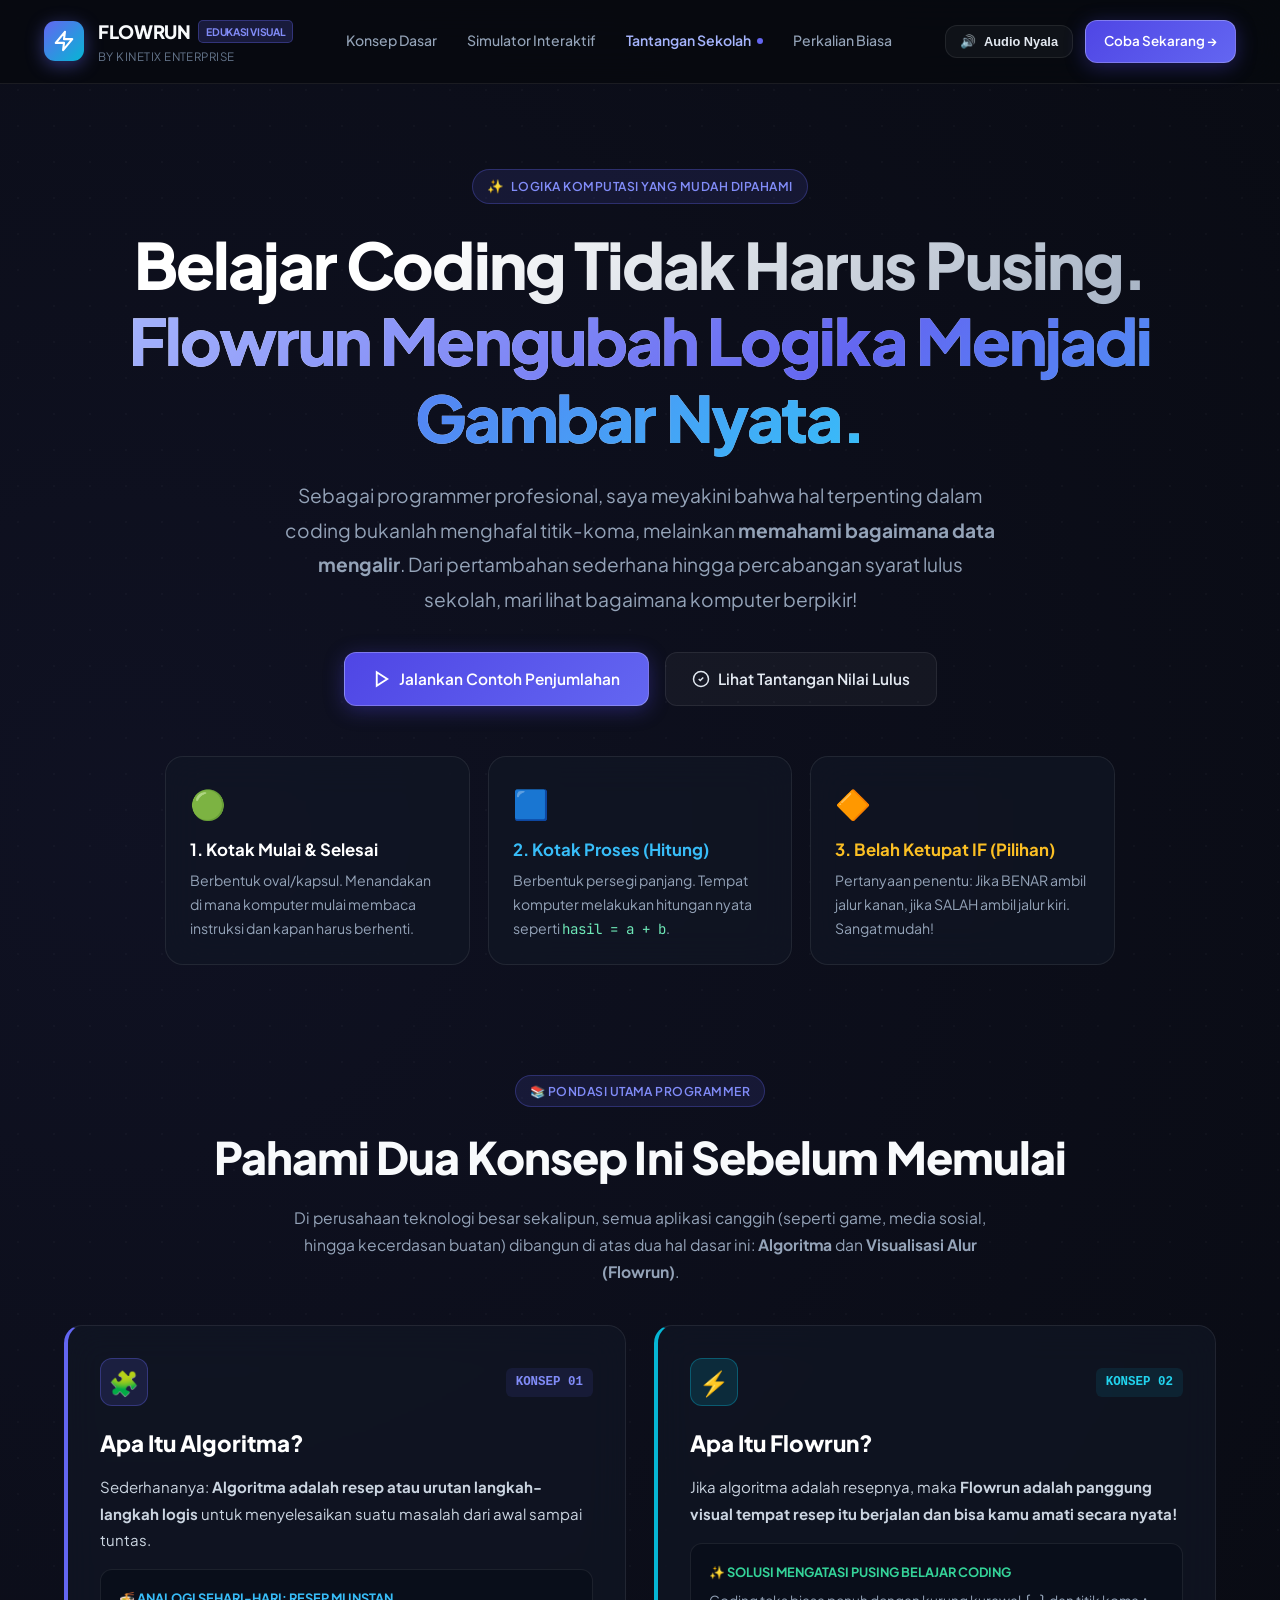
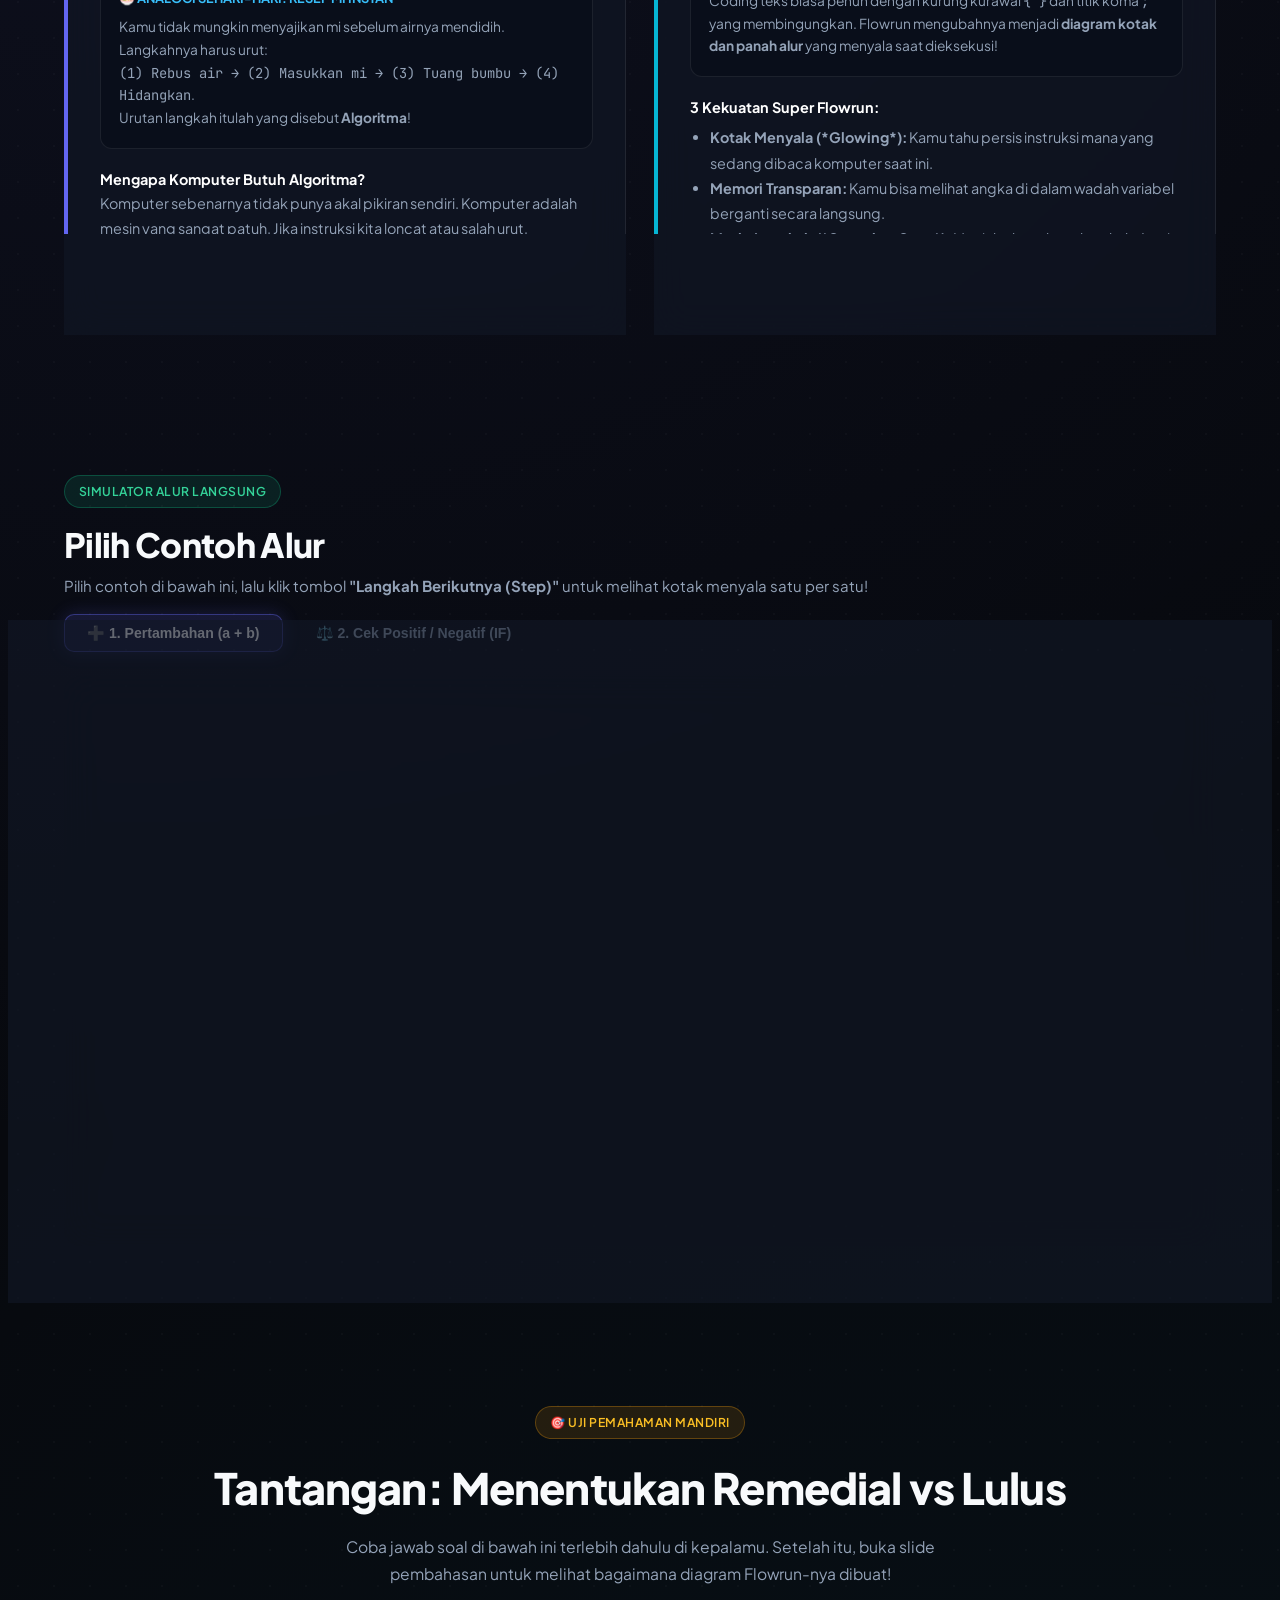
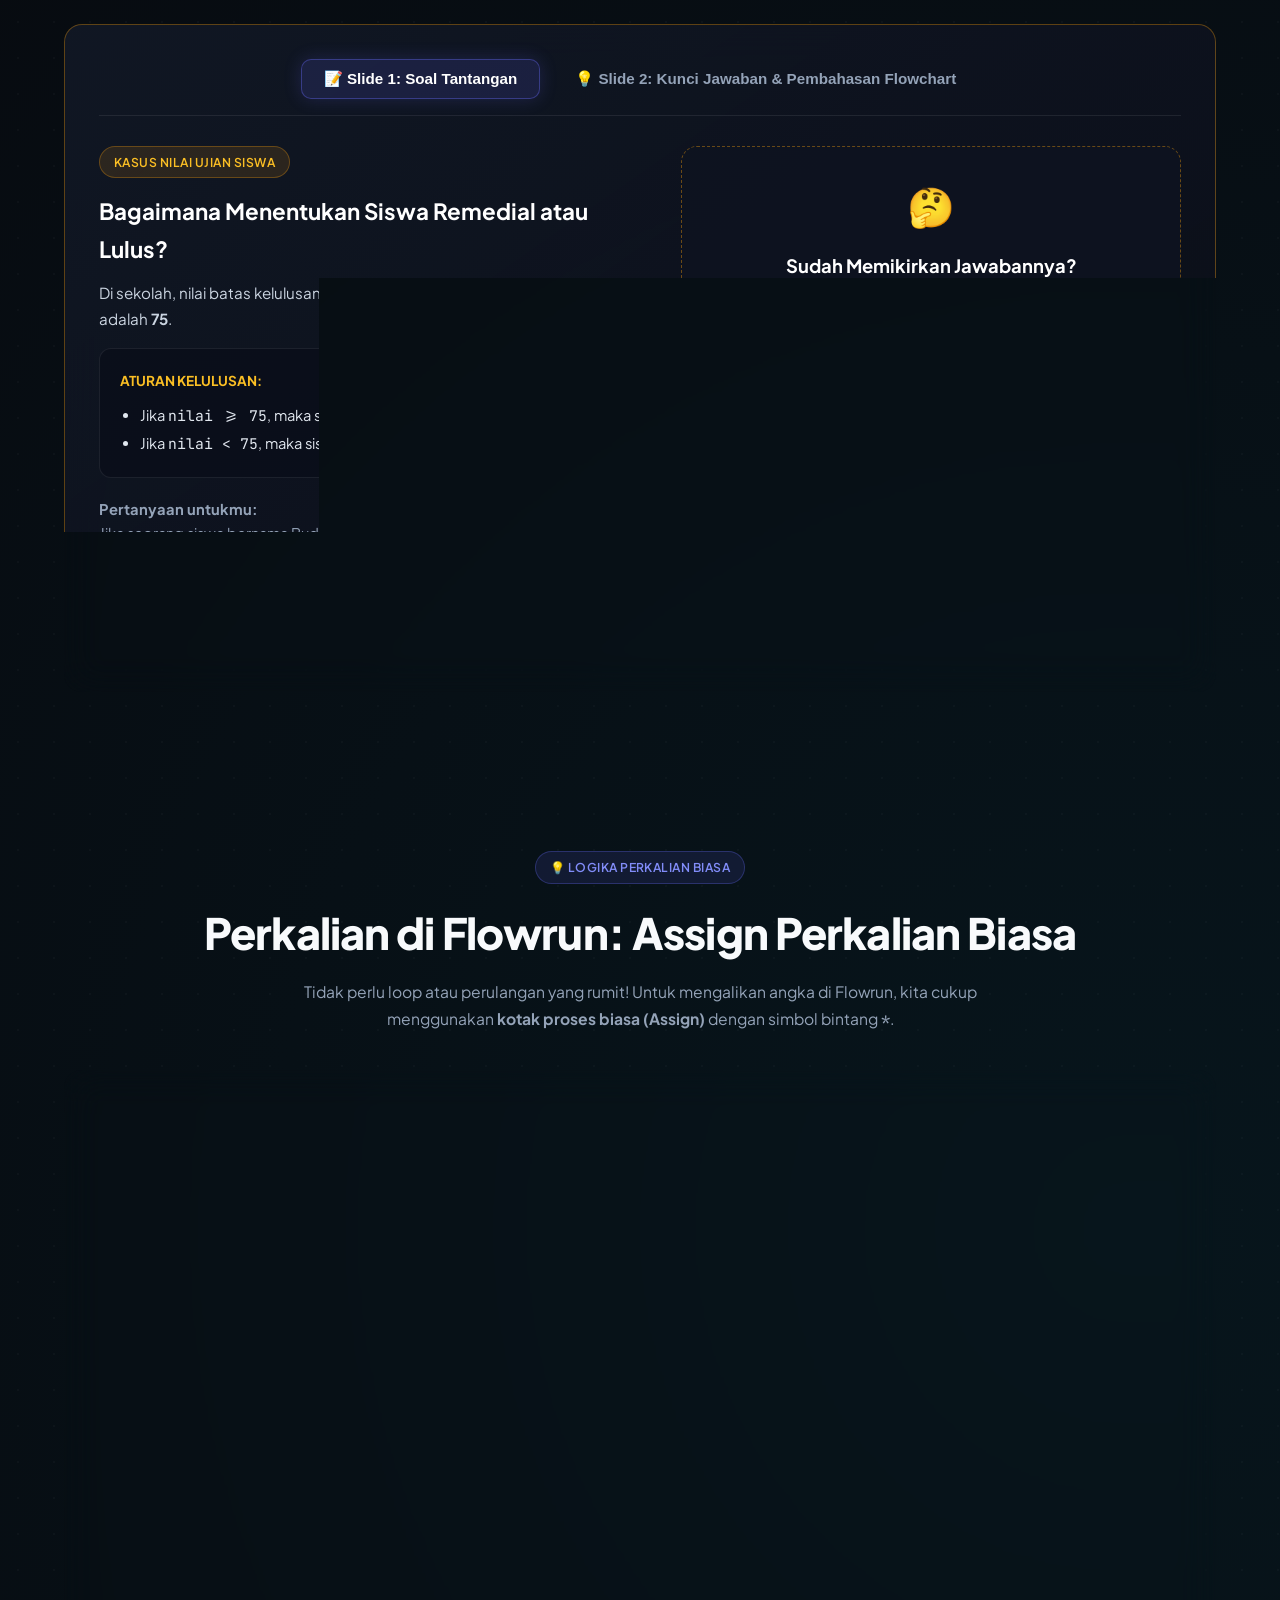
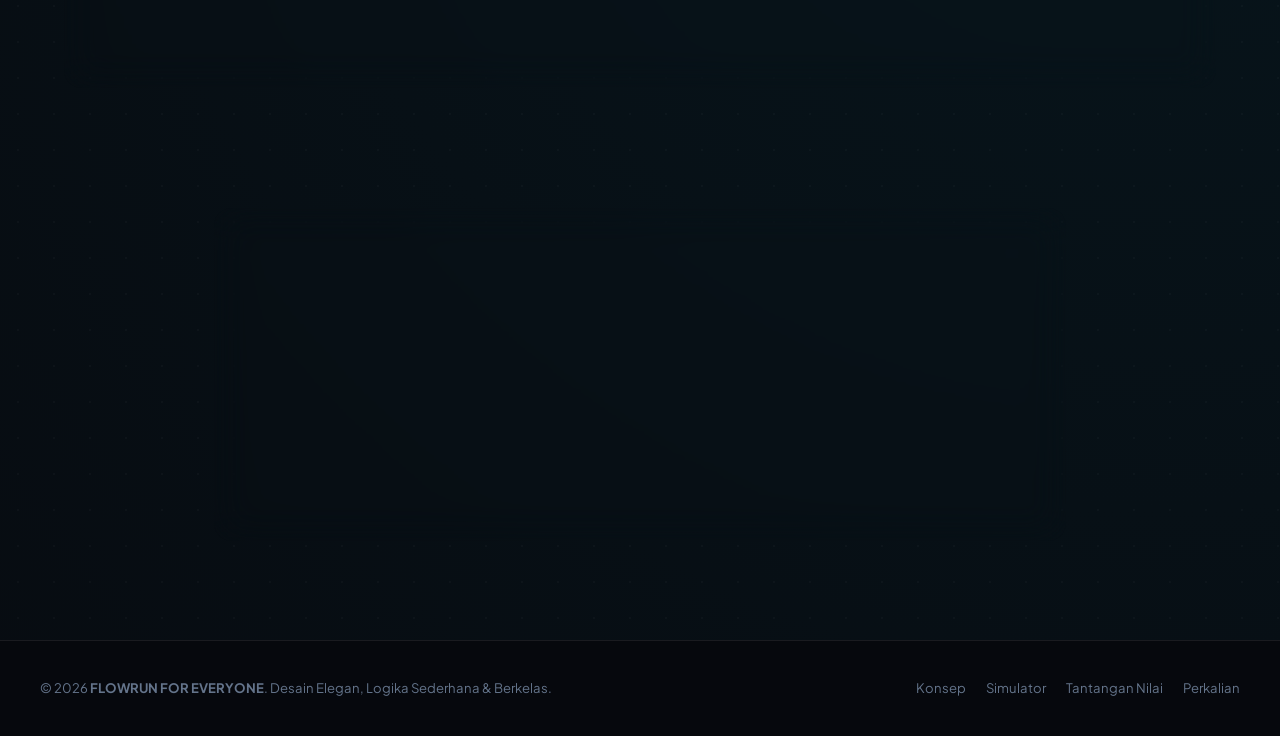
<file: index.html>
<!DOCTYPE html>
<html lang="id" class="dark">
<head>
  <meta charset="UTF-8" />
  <meta name="viewport" content="width=device-width, initial-scale=1.0" />
  <title>FLOWRUN &mdash; Logika Komputasi Visual yang Elegan &amp; Sederhana</title>
  
  <!-- Google Fonts: Plus Jakarta Sans & JetBrains Mono -->
  <link rel="preconnect" href="https://fonts.googleapis.com">
  <link rel="preconnect" href="https://fonts.gstatic.com" crossorigin>
  <link href="https://fonts.googleapis.com/css2?family=Plus+Jakarta+Sans:wght@300;400;500;600;700;800&family=JetBrains+Mono:wght@400;500;600;700&display=swap" rel="stylesheet">
  
  <style>
    :root {
      --bg-dark: #07090e;
      --bg-surface: #0e131f;
      --bg-card: rgba(18, 24, 38, 0.65);
      --border-subtle: rgba(255, 255, 255, 0.08);
      --border-accent: rgba(99, 102, 241, 0.35);
      --accent-indigo: #6366f1;
      --accent-cyan: #06b6d4;
      --accent-emerald: #10b981;
      --accent-rose: #f43f5e;
      --accent-amber: #f59e0b;
      --text-main: #f8fafc;
      --text-muted: #94a3b8;
      --text-dim: #64748b;
    }

    * {
      box-sizing: border-box;
      margin: 0;
      padding: 0;
    }

    html {
      scroll-behavior: smooth;
    }

    body {
      background-color: var(--bg-dark);
      color: var(--text-main);
      font-family: 'Plus Jakarta Sans', -apple-system, BlinkMacSystemFont, 'Segoe UI', Roboto, sans-serif;
      overflow-x: hidden;
      line-height: 1.7;
      -webkit-font-smoothing: antialiased;
      background-image: 
        radial-gradient(circle at 10% 15%, rgba(99, 102, 241, 0.09) 0%, transparent 40%),
        radial-gradient(circle at 90% 80%, rgba(6, 182, 212, 0.07) 0%, transparent 45%),
        radial-gradient(rgba(255, 255, 255, 0.025) 1px, transparent 1px);
      background-size: 100% 100%, 100% 100%, 36px 36px;
    }

    code, pre, .font-mono {
      font-family: 'JetBrains Mono', Consolas, monospace;
    }

    /* ========================================================================== */
    /* ANIMASI MUNCUL PERLAHAN (FADE IN UP STAGGER) */
    /* ========================================================================== */
    @keyframes fadeInUp {
      0% {
        opacity: 0;
        transform: translateY(24px);
      }
      100% {
        opacity: 1;
        transform: translateY(0);
      }
    }

    .reveal-1 { animation: fadeInUp 0.9s cubic-bezier(0.16, 1, 0.3, 1) 0.1s both; }
    .reveal-2 { animation: fadeInUp 0.9s cubic-bezier(0.16, 1, 0.3, 1) 0.25s both; }
    .reveal-3 { animation: fadeInUp 0.9s cubic-bezier(0.16, 1, 0.3, 1) 0.4s both; }
    .reveal-4 { animation: fadeInUp 0.9s cubic-bezier(0.16, 1, 0.3, 1) 0.55s both; }

    /* ========================================================================== */
    /* KARTU GLASSMORPHISM & EFEK HOVER MEWAH */
    /* ========================================================================== */
    .glass-card {
      background: var(--bg-card);
      backdrop-filter: blur(18px);
      -webkit-backdrop-filter: blur(18px);
      border: 1px solid var(--border-subtle);
      border-radius: 18px;
      transition: transform 0.35s cubic-bezier(0.16, 1, 0.3, 1),
                  border-color 0.35s ease,
                  box-shadow 0.35s ease;
      position: relative;
    }
    
    .glass-card:hover {
      transform: translateY(-4px);
      border-color: rgba(255, 255, 255, 0.18);
      box-shadow: 0 16px 35px -10px rgba(0, 0, 0, 0.4), 0 0 25px -8px rgba(99, 102, 241, 0.2);
    }

    .glow-indigo {
      box-shadow: 0 0 45px -12px rgba(99, 102, 241, 0.3);
    }
    .glow-emerald {
      box-shadow: 0 0 40px -10px rgba(16, 185, 129, 0.3);
    }

    /* Gradient Text */
    .text-gradient {
      background: linear-gradient(135deg, #ffffff 25%, #94a3b8 100%);
      -webkit-background-clip: text;
      -webkit-text-fill-color: transparent;
    }
    .text-gradient-indigo {
      background: linear-gradient(135deg, #a5b4fc 0%, #6366f1 50%, #38bdf8 100%);
      -webkit-background-clip: text;
      -webkit-text-fill-color: transparent;
    }
    .text-gradient-emerald {
      background: linear-gradient(135deg, #6ee7b7 0%, #10b981 100%);
      -webkit-background-clip: text;
      -webkit-text-fill-color: transparent;
    }

    /* Buttons */
    .btn {
      display: inline-flex;
      align-items: center;
      justify-content: center;
      gap: 8px;
      padding: 10px 22px;
      border-radius: 12px;
      font-weight: 600;
      font-size: 0.92rem;
      cursor: pointer;
      transition: all 0.25s cubic-bezier(0.16, 1, 0.3, 1);
      text-decoration: none;
      outline: none;
    }
    .btn-primary {
      background: linear-gradient(135deg, #4f46e5, #6366f1);
      color: #ffffff;
      border: 1px solid rgba(255, 255, 255, 0.25);
      box-shadow: 0 4px 20px rgba(79, 70, 229, 0.35);
    }
    .btn-primary:hover {
      transform: translateY(-2px);
      box-shadow: 0 8px 30px rgba(79, 70, 229, 0.5);
      background: linear-gradient(135deg, #4338ca, #4f46e5);
    }
    .btn-primary:active {
      transform: translateY(0);
    }
    .btn-secondary {
      background: rgba(255, 255, 255, 0.04);
      color: #e2e8f0;
      border: 1px solid var(--border-subtle);
    }
    .btn-secondary:hover {
      background: rgba(255, 255, 255, 0.08);
      border-color: rgba(255, 255, 255, 0.22);
      transform: translateY(-2px);
    }

    /* Pill Badges */
    .pill {
      display: inline-flex;
      align-items: center;
      gap: 6px;
      padding: 5px 14px;
      border-radius: 9999px;
      font-size: 0.76rem;
      font-weight: 600;
      letter-spacing: 0.04em;
      text-transform: uppercase;
      border: 1px solid var(--border-subtle);
    }
    .pill-indigo {
      background: rgba(99, 102, 241, 0.12);
      color: #818cf8;
      border-color: rgba(99, 102, 241, 0.3);
    }
    .pill-emerald {
      background: rgba(16, 185, 129, 0.12);
      color: #34d399;
      border-color: rgba(16, 185, 129, 0.3);
    }
    .pill-amber {
      background: rgba(245, 158, 11, 0.12);
      color: #fbbf24;
      border-color: rgba(245, 158, 11, 0.3);
    }

    /* Navigation */
    nav {
      position: sticky;
      top: 0;
      z-index: 100;
      backdrop-filter: blur(20px);
      -webkit-backdrop-filter: blur(20px);
      background: rgba(7, 9, 14, 0.8);
      border-bottom: 1px solid var(--border-subtle);
    }

    /* SVG Node Highlighting */
    .flow-node {
      transition: all 0.35s cubic-bezier(0.16, 1, 0.3, 1);
      cursor: pointer;
    }
    .flow-node:hover rect,
    .flow-node:hover polygon {
      stroke: #818cf8 !important;
      stroke-width: 2px !important;
    }
    .flow-node.active-node rect,
    .flow-node.active-node polygon {
      stroke: #38bdf8 !important;
      stroke-width: 2.8px !important;
      filter: drop-shadow(0 0 14px rgba(56, 189, 248, 0.7));
    }
    .flow-node.active-node text {
      font-weight: 700;
      fill: #ffffff !important;
    }
    .flow-node.success-node rect,
    .flow-node.success-node polygon {
      stroke: #10b981 !important;
      stroke-width: 2.8px !important;
      filter: drop-shadow(0 0 16px rgba(16, 185, 129, 0.8));
    }

    /* Tab switcher for Challenge slides */
    .slide-tab {
      display: inline-flex;
      align-items: center;
      gap: 8px;
      padding: 10px 22px;
      border-radius: 10px;
      font-size: 0.88rem;
      font-weight: 600;
      cursor: pointer;
      transition: all 0.25s ease;
      color: var(--text-muted);
      border: 1px solid transparent;
      background: transparent;
    }
    .slide-tab:hover {
      color: #fff;
      background: rgba(255, 255, 255, 0.04);
    }
    .slide-tab.active {
      color: #fff;
      background: rgba(99, 102, 241, 0.15);
      border-color: rgba(99, 102, 241, 0.4);
      box-shadow: 0 0 18px rgba(99, 102, 241, 0.2);
    }

    /* Variable pulse update */
    .val-updated {
      animation: flashVal 0.75s ease-out;
    }
    @keyframes flashVal {
      0% {
        background-color: rgba(16, 185, 129, 0.4);
        color: #6ee7b7;
      }
      100% {
        background-color: transparent;
      }
    }

    /* Custom Scrollbar */
    ::-webkit-scrollbar {
      width: 8px;
      height: 8px;
    }
    ::-webkit-scrollbar-track {
      background: #080b12;
    }
    ::-webkit-scrollbar-thumb {
      background: #1e293b;
      border-radius: 4px;
    }
    ::-webkit-scrollbar-thumb:hover {
      background: #334155;
    }
  </style>
</head>
<body>

  <!-- NAVIGATION -->
  <nav>
    <div style="max-width: 1240px; margin: 0 auto; padding: 16px 24px; display: flex; align-items: center; justify-content: space-between;">
      
      <!-- Brand & Founder Badge -->
      <div style="display: flex; align-items: center; gap: 14px;">
        <div style="width: 40px; height: 40px; border-radius: 11px; background: linear-gradient(135deg, #6366f1, #06b6d4); display: flex; align-items: center; justify-content: center; box-shadow: 0 4px 18px rgba(99, 102, 241, 0.45);">
          <svg width="22" height="22" viewBox="0 0 24 24" fill="none" stroke="#ffffff" stroke-width="2.3" stroke-linecap="round" stroke-linejoin="round">
            <polyline points="13 2 3 14 12 14 11 22 21 10 12 10 13 2"></polyline>
          </svg>
        </div>
        <div>
          <div style="font-weight: 800; font-size: 1.15rem; letter-spacing: -0.02em; display: flex; align-items: center; gap: 8px;">
            <span>FLOWRUN</span>
            <span style="font-size: 0.65rem; padding: 2px 7px; border-radius: 5px; background: rgba(99, 102, 241, 0.2); color: #818cf8; border: 1px solid rgba(99, 102, 241, 0.35); font-weight: 700;">EDUKASI VISUAL</span>
          </div>
          <div style="font-size: 0.72rem; color: var(--text-dim); letter-spacing: 0.04em;">BY KINETIX ENTERPRISE</div>
        </div>
      </div>

      <!-- Nav Links -->
      <div style="display: flex; align-items: center; gap: 30px;" class="desktop-nav">
        <a href="#pengenalan" style="color: var(--text-muted); text-decoration: none; font-size: 0.88rem; font-weight: 500; transition: color 0.2s;">Konsep Dasar</a>
        <a href="#simulator" style="color: var(--text-muted); text-decoration: none; font-size: 0.88rem; font-weight: 500; transition: color 0.2s;">Simulator Interaktif</a>
        <a href="#tantangan" style="color: #a5b4fc; text-decoration: none; font-size: 0.88rem; font-weight: 600; display: flex; align-items: center; gap: 6px;">
          <span>Tantangan Sekolah</span>
          <span style="width: 6px; height: 6px; border-radius: 50%; background: #6366f1;"></span>
        </a>
        <a href="#perkalian" style="color: var(--text-muted); text-decoration: none; font-size: 0.88rem; font-weight: 500; transition: color 0.2s;">Perkalian Biasa</a>
      </div>

      <!-- Action -->
      <div style="display: flex; align-items: center; gap: 12px;">
        <button id="soundToggleBtn" class="btn btn-secondary" style="padding: 8px 14px; font-size: 0.8rem;" title="Audio Suara Taktil">
          <span id="soundIcon">🔊</span>
          <span id="soundLabel">Audio Nyala</span>
        </button>
        <a href="#simulator" class="btn btn-primary" style="font-size: 0.84rem; padding: 9px 18px;">
          Coba Sekarang &rarr;
        </a>
      </div>

    </div>
  </nav>

  <!-- HERO SECTION -->
  <header style="max-width: 1100px; margin: 0 auto; padding: 85px 24px 50px; text-align: center; position: relative;">
    
    <div class="reveal-1" style="display: inline-flex; margin-bottom: 22px;">
      <div class="pill pill-indigo">
        <span style="font-size: 1.1em;">✨</span> Logika Komputasi yang Mudah Dipahami
      </div>
    </div>
    
    <h1 class="reveal-2 text-gradient" style="font-size: clamp(2.3rem, 5vw, 4.1rem); font-weight: 800; line-height: 1.2; letter-spacing: -0.03em; margin-bottom: 22px;">
      Belajar Coding Tidak Harus Pusing.<br />
      <span class="text-gradient-indigo">Flowrun Mengubah Logika Menjadi Gambar Nyata.</span>
    </h1>

    <p class="reveal-3" style="max-width: 720px; margin: 0 auto 36px; font-size: clamp(1rem, 1.8vw, 1.2rem); color: var(--text-muted); font-weight: 400; line-height: 1.8;">
      Sebagai programmer profesional, saya meyakini bahwa hal terpenting dalam coding bukanlah menghafal titik-koma, melainkan <strong>memahami bagaimana data mengalir</strong>. Dari pertambahan sederhana hingga percabangan syarat lulus sekolah, mari lihat bagaimana komputer berpikir!
    </p>

    <div class="reveal-4" style="display: flex; justify-content: center; align-items: center; gap: 16px; flex-wrap: wrap; margin-bottom: 50px;">
      <a href="#simulator" class="btn btn-primary" style="padding: 13px 28px; font-size: 0.96rem;">
        <svg width="18" height="18" viewBox="0 0 24 24" fill="none" stroke="currentColor" stroke-width="2.5"><polygon points="5 3 19 12 5 21 5 3"></polygon></svg>
        Jalankan Contoh Penjumlahan
      </a>
      <a href="#tantangan" class="btn btn-secondary" style="padding: 13px 26px; font-size: 0.96rem;">
        <svg width="18" height="18" viewBox="0 0 24 24" fill="none" stroke="currentColor" stroke-width="2"><circle cx="12" cy="12" r="10"></circle><path d="m9 12 2 2 4-4"></path></svg>
        Lihat Tantangan Nilai Lulus
      </a>
    </div>

    <!-- 3 Simple Pillars -->
    <div class="reveal-4" style="display: grid; grid-template-columns: repeat(auto-fit, minmax(260px, 1fr)); gap: 18px; max-width: 950px; margin: 0 auto; text-align: left;">
      <div class="glass-card" style="padding: 22px 24px;">
        <div style="font-size: 1.8rem; margin-bottom: 8px;">🟢</div>
        <div style="font-weight: 700; font-size: 1.05rem; color: #fff;">1. Kotak Mulai &amp; Selesai</div>
        <div style="font-size: 0.88rem; color: var(--text-muted); margin-top: 4px;">Berbentuk oval/kapsul. Menandakan di mana komputer mulai membaca instruksi dan kapan harus berhenti.</div>
      </div>
      <div class="glass-card" style="padding: 22px 24px;">
        <div style="font-size: 1.8rem; margin-bottom: 8px;">🟦</div>
        <div style="font-weight: 700; font-size: 1.05rem; color: #38bdf8;">2. Kotak Proses (Hitung)</div>
        <div style="font-size: 0.88rem; color: var(--text-muted); margin-top: 4px;">Berbentuk persegi panjang. Tempat komputer melakukan hitungan nyata seperti <code style="color:#6ee7b7">hasil = a + b</code>.</div>
      </div>
      <div class="glass-card" style="padding: 22px 24px;">
        <div style="font-size: 1.8rem; margin-bottom: 8px;">🔶</div>
        <div style="font-weight: 700; font-size: 1.05rem; color: #fbbf24;">3. Belah Ketupat IF (Pilihan)</div>
        <div style="font-size: 0.88rem; color: var(--text-muted); margin-top: 4px;">Pertanyaan penentu: Jika BENAR ambil jalur kanan, jika SALAH ambil jalur kiri. Sangat mudah!</div>
      </div>
    </div>

  </header>

  <!-- ========================================================================= -->
  <!-- SECTION PENGENALAN: APA ITU ALGORITMA & APA ITU FLOWRUN? -->
  <!-- ========================================================================= -->
  <section id="pengenalan" style="max-width: 1200px; margin: 20px auto 60px; padding: 40px 24px; position: relative;">
    
    <div style="text-align: center; margin-bottom: 40px;">
      <div class="pill pill-indigo" style="margin-bottom: 12px;">
        📚 PONDASI UTAMA PROGRAMMER
      </div>
      <h2 style="font-size: clamp(2rem, 3.8vw, 2.8rem); font-weight: 800; letter-spacing: -0.02em;">
        Pahami Dua Konsep Ini Sebelum Memulai
      </h2>
      <p style="max-width: 720px; margin: 10px auto 0; color: var(--text-muted); font-size: 0.98rem; line-height: 1.7;">
        Di perusahaan teknologi besar sekalipun, semua aplikasi canggih (seperti game, media sosial, hingga kecerdasan buatan) dibangun di atas dua hal dasar ini: <strong>Algoritma</strong> dan <strong>Visualisasi Alur (Flowrun)</strong>.
      </p>
    </div>

    <!-- Dual Explanation Grid -->
    <div style="display: grid; grid-template-columns: repeat(auto-fit, minmax(340px, 1fr)); gap: 28px;">
      
      <!-- CARD 1: APA ITU ALGORITMA? -->
      <div class="glass-card" style="padding: 32px; border-left: 4px solid #6366f1;">
        <div style="display: flex; align-items: center; justify-content: space-between; margin-bottom: 18px;">
          <div style="width: 48px; height: 48px; border-radius: 12px; background: rgba(99, 102, 241, 0.15); border: 1px solid rgba(99, 102, 241, 0.35); display: flex; align-items: center; justify-content: center; font-size: 1.5rem;">
            🧩
          </div>
          <span style="font-family: monospace; font-size: 0.78rem; font-weight: 700; color: #818cf8; background: rgba(99, 102, 241, 0.1); padding: 4px 10px; border-radius: 6px;">KONSEP 01</span>
        </div>

        <h3 style="font-size: 1.4rem; font-weight: 800; color: #fff; margin-bottom: 12px;">
          Apa Itu Algoritma?
        </h3>
        
        <p style="color: #cbd5e1; font-size: 0.94rem; line-height: 1.75; margin-bottom: 16px;">
          Sederhananya: <strong>Algoritma adalah resep atau urutan langkah-langkah logis</strong> untuk menyelesaikan suatu masalah dari awal sampai tuntas.
        </p>

        <!-- Everyday Analogy Box -->
        <div style="background: rgba(10, 15, 26, 0.85); border: 1px solid rgba(255, 255, 255, 0.08); border-radius: 12px; padding: 18px; margin-bottom: 18px;">
          <div style="font-size: 0.8rem; font-weight: 700; color: #38bdf8; text-transform: uppercase; margin-bottom: 6px;">🍜 Analogi Sehari-hari: Resep Mi Instan</div>
          <div style="font-size: 0.86rem; color: #94a3b8; line-height: 1.65;">
            Kamu tidak mungkin menyajikan mi sebelum airnya mendidih. Langkahnya harus urut: <br />
            <code>(1) Rebus air &rarr; (2) Masukkan mi &rarr; (3) Tuang bumbu &rarr; (4) Hidangkan</code>.<br />
            Urutan langkah itulah yang disebut <strong>Algoritma</strong>!
          </div>
        </div>

        <div style="color: var(--text-muted); font-size: 0.9rem; line-height: 1.7;">
          <strong style="color: #fff;">Mengapa Komputer Butuh Algoritma?</strong><br />
          Komputer sebenarnya tidak punya akal pikiran sendiri. Komputer adalah mesin yang sangat patuh. Jika instruksi kita loncat atau salah urut, komputer akan bingung dan menghasilkan error. Karena itu, algoritma harus <em>jelas, berurutan, dan pasti</em>.
        </div>
      </div>

      <!-- CARD 2: APA ITU FLOWRUN? -->
      <div class="glass-card" style="padding: 32px; border-left: 4px solid #06b6d4;">
        <div style="display: flex; align-items: center; justify-content: space-between; margin-bottom: 18px;">
          <div style="width: 48px; height: 48px; border-radius: 12px; background: rgba(6, 182, 212, 0.15); border: 1px solid rgba(6, 182, 212, 0.35); display: flex; align-items: center; justify-content: center; font-size: 1.5rem;">
            ⚡
          </div>
          <span style="font-family: monospace; font-size: 0.78rem; font-weight: 700; color: #22d3ee; background: rgba(6, 182, 212, 0.1); padding: 4px 10px; border-radius: 6px;">KONSEP 02</span>
        </div>

        <h3 style="font-size: 1.4rem; font-weight: 800; color: #fff; margin-bottom: 12px;">
          Apa Itu Flowrun?
        </h3>

        <p style="color: #cbd5e1; font-size: 0.94rem; line-height: 1.75; margin-bottom: 16px;">
          Jika algoritma adalah resepnya, maka <strong>Flowrun adalah panggung visual tempat resep itu berjalan dan bisa kamu amati secara nyata!</strong>
        </p>

        <!-- Flowrun Advantage Box -->
        <div style="background: rgba(10, 15, 26, 0.85); border: 1px solid rgba(255, 255, 255, 0.08); border-radius: 12px; padding: 18px; margin-bottom: 18px;">
          <div style="font-size: 0.8rem; font-weight: 700; color: #34d399; text-transform: uppercase; margin-bottom: 6px;">✨ Solusi Mengatasi Pusing Belajar Coding</div>
          <div style="font-size: 0.86rem; color: #94a3b8; line-height: 1.65;">
            Coding teks biasa penuh dengan kurung kurawal <code>{ }</code> dan titik koma <code>;</code> yang membingungkan. Flowrun mengubahnya menjadi <strong>diagram kotak dan panah alur</strong> yang menyala saat dieksekusi!
          </div>
        </div>

        <div style="color: var(--text-muted); font-size: 0.9rem; line-height: 1.7;">
          <strong style="color: #fff;">3 Kekuatan Super Flowrun:</strong>
          <ul style="margin-top: 6px; padding-left: 20px; line-height: 1.75;">
            <li><strong>Kotak Menyala (*Glowing*):</strong> Kamu tahu persis instruksi mana yang sedang dibaca komputer saat ini.</li>
            <li><strong>Memori Transparan:</strong> Kamu bisa melihat angka di dalam wadah variabel berganti secara langsung.</li>
            <li><strong>Mode Langkah (*Step-by-Step*):</strong> Menjalankan alur selangkah demi selangkah seperti menonton video dalam gerak lambat (*slow motion*).</li>
          </ul>
        </div>
      </div>

    </div>

  </section>

  <!-- ========================================================================= -->
  <!-- SECTION 1: SIMULATOR INTERAKTIF PENJUMLAHAN & SYARAT LULUS -->
  <!-- ========================================================================= -->
  <section id="simulator" style="max-width: 1200px; margin: 50px auto; padding: 40px 24px;">
    
    <div style="display: flex; align-items: flex-end; justify-content: space-between; flex-wrap: wrap; gap: 16px; margin-bottom: 24px;">
      <div>
        <div class="pill pill-emerald" style="margin-bottom: 8px;">Simulator Alur Langsung</div>
        <h2 style="font-size: 2.1rem; font-weight: 800; letter-spacing: -0.02em;">Pilih Contoh Alur</h2>
        <p style="color: var(--text-muted); font-size: 0.94rem;">Pilih contoh di bawah ini, lalu klik tombol <strong>"Langkah Berikutnya (Step)"</strong> untuk melihat kotak menyala satu per satu!</p>
      </div>
      
      <!-- Preset switch -->
      <div style="display: flex; align-items: center; gap: 10px;">
        <button id="modeTambahBtn" class="slide-tab active">
          <span>➕ 1. Pertambahan (a + b)</span>
        </button>
        <button id="modeCekBtn" class="slide-tab">
          <span>⚖️ 2. Cek Positif / Negatif (IF)</span>
        </button>
      </div>
    </div>

    <!-- Simulator Workspace -->
    <div class="glass-card glow-indigo" style="padding: 28px; border: 1px solid rgba(255, 255, 255, 0.1);">
      
      <!-- Interactive Inputs Bar -->
      <div style="background: rgba(10, 14, 24, 0.8); border: 1px solid var(--border-subtle); border-radius: 12px; padding: 16px 20px; display: flex; align-items: center; justify-content: space-between; flex-wrap: wrap; gap: 16px; margin-bottom: 24px;">
        
        <div id="inputControlsGroup" style="display: flex; align-items: center; gap: 16px; flex-wrap: wrap;">
          <!-- Dynamically set by JS (e.g. Input A, Input B or Nilai Ujian) -->
        </div>

        <div style="display: flex; align-items: center; gap: 10px;">
          <button id="stepBtn" class="btn btn-primary" style="padding: 8px 18px; font-size: 0.86rem;">
            <svg width="15" height="15" viewBox="0 0 24 24" fill="none" stroke="currentColor" stroke-width="2.5"><polygon points="5 4 15 12 5 20 5 4"></polygon><line x1="19" y1="5" x2="19" y2="19"></line></svg>
            Langkah Berikutnya (Step)
          </button>
          
          <button id="autoPlayBtn" class="btn btn-secondary" style="padding: 8px 16px; font-size: 0.86rem;">
            <span id="autoPlayLabel">▶ Putar Otomatis</span>
          </button>
          
          <button id="resetBtn" class="btn btn-secondary" style="padding: 8px 14px; font-size: 0.86rem;">
            Ulangi (Reset)
          </button>
        </div>

      </div>

      <!-- Main Stage: SVG Diagram (Left) & Inspector Table (Right) -->
      <div style="display: grid; grid-template-columns: 1.25fr 1fr; gap: 24px; min-height: 420px;">
        
        <!-- SVG Canvas -->
        <div style="background: #090d16; border: 1px solid var(--border-subtle); border-radius: 14px; padding: 20px; display: flex; flex-direction: column; align-items: center; justify-content: center; position: relative;">
          
          <div style="position: absolute; top: 12px; left: 16px; font-size: 0.72rem; color: var(--text-dim); text-transform: uppercase; font-weight: 700; letter-spacing: 0.05em;">
            Visual Diagram Flowrun
          </div>

          <svg id="simulatorSvg" width="360" height="360" viewBox="0 0 360 360" style="overflow: visible;">
            <!-- Rendered by JS -->
          </svg>
        </div>

        <!-- Right Side: Variables & Step Explanation -->
        <div style="display: flex; flex-direction: column; gap: 16px;">
          
          <!-- Variable Memory Inspector -->
          <div style="background: #090d16; border: 1px solid var(--border-subtle); border-radius: 14px; padding: 18px;">
            <div style="display: flex; align-items: center; justify-content: space-between; margin-bottom: 12px;">
              <span style="font-size: 0.78rem; font-weight: 700; text-transform: uppercase; letter-spacing: 0.05em; color: #818cf8; display: flex; align-items: center; gap: 6px;">
                <svg width="15" height="15" viewBox="0 0 24 24" fill="none" stroke="currentColor" stroke-width="2"><path d="M4 4h16c1.1 0 2 .9 2 2v12c0 1.1-.9 2-2 2H4c-1.1 0-2-.9-2-2V6c0-1.1.9-2 2-2z"></path><line x1="2" y1="10" x2="22" y2="10"></line></svg>
                Isi Memori Variabel
              </span>
              <span id="stepBadge" style="font-size: 0.75rem; color: var(--text-dim); font-family: monospace;">Langkah: 0</span>
            </div>

            <table style="width: 100%; border-collapse: collapse; font-family: 'JetBrains Mono', monospace; font-size: 0.88rem;">
              <thead>
                <tr style="border-bottom: 1px solid rgba(255,255,255,0.08); text-align: left; color: var(--text-dim); font-size: 0.72rem;">
                  <th style="padding: 6px 8px;">NAMA VARIABEL</th>
                  <th style="padding: 6px 8px;">NILAI SAAT INI</th>
                  <th style="padding: 6px 8px;">KETERANGAN</th>
                </tr>
              </thead>
              <tbody id="simVarTableBody">
                <!-- Injected via JS -->
              </tbody>
            </table>
          </div>

          <!-- Step Guide / Story Explanation -->
          <div style="background: #090d16; border: 1px solid var(--border-subtle); border-radius: 14px; padding: 18px; flex: 1; display: flex; flex-direction: column;">
            <span style="font-size: 0.75rem; font-weight: 700; text-transform: uppercase; letter-spacing: 0.05em; color: #38bdf8; margin-bottom: 8px;">
              Apa yang Sedang Terjadi?
            </span>
            <div id="simExplanation" style="font-size: 0.88rem; color: #cbd5e1; line-height: 1.6; flex: 1;">
              Siap! Tekan tombol <strong>"Langkah Berikutnya (Step)"</strong> untuk menjalankan alur pertama.
            </div>
            <div id="simFinalVerdict" style="display: none; margin-top: 10px; padding: 10px 14px; border-radius: 8px; font-weight: 700; font-size: 0.95rem;">
              <!-- Result pill -->
            </div>
          </div>

        </div>

      </div>

    </div>

  </section>

  <!-- ========================================================================= -->
  <!-- SECTION 2: TANTANGAN PERTENGAHAN DENGAN MODEL SLIDE (SOAL -> JAWABAN) -->
  <!-- ========================================================================= -->
  <section id="tantangan" style="max-width: 1200px; margin: 80px auto; padding: 40px 24px; position: relative;">
    
    <div style="text-align: center; margin-bottom: 36px;">
      <div class="pill pill-amber" style="margin-bottom: 12px;">
        🎯 Uji Pemahaman Mandiri
      </div>
      <h2 style="font-size: clamp(1.9rem, 3.5vw, 2.7rem); font-weight: 800; letter-spacing: -0.02em;">
        Tantangan: Menentukan Remedial vs Lulus
      </h2>
      <p style="max-width: 680px; margin: 10px auto 0; color: var(--text-muted); font-size: 0.98rem;">
        Coba jawab soal di bawah ini terlebih dahulu di kepalamu. Setelah itu, buka slide pembahasan untuk melihat bagaimana diagram Flowrun-nya dibuat!
      </p>
    </div>

    <!-- Challenge Card Shell -->
    <div class="glass-card" style="padding: 34px; border: 1px solid rgba(245, 158, 11, 0.35); background: linear-gradient(145deg, rgba(18, 24, 38, 0.9), rgba(10, 14, 23, 0.98));">
      
      <!-- Slide Tab Selector -->
      <div style="display: flex; justify-content: center; gap: 12px; margin-bottom: 30px; border-bottom: 1px solid var(--border-subtle); padding-bottom: 16px;">
        <button id="challengeTabQuestion" class="slide-tab active" style="font-size: 0.95rem;">
          <span>📝 Slide 1: Soal Tantangan</span>
        </button>
        <button id="challengeTabAnswer" class="slide-tab" style="font-size: 0.95rem;">
          <span>💡 Slide 2: Kunci Jawaban &amp; Pembahasan Flowchart</span>
        </button>
      </div>

      <!-- SLIDE 1: SOAL TANTANGAN (TIDAK ADA JAWABAN LANGSUNG) -->
      <div id="challengeSlide1" style="display: block;">
        
        <div style="display: grid; grid-template-columns: 1.1fr 1fr; gap: 32px; align-items: start;">
          
          <div>
            <div style="display: flex; align-items: center; gap: 10px; margin-bottom: 14px;">
              <span class="pill pill-amber">Kasus Nilai Ujian Siswa</span>
            </div>
            
            <h3 style="font-size: 1.4rem; font-weight: 700; color: #fff; margin-bottom: 12px;">
              Bagaimana Menentukan Siswa Remedial atau Lulus?
            </h3>

            <p style="color: #cbd5e1; font-size: 0.95rem; margin-bottom: 16px; line-height: 1.7;">
              Di sekolah, nilai batas kelulusan (KKM) untuk mata pelajaran Matematika adalah <strong>75</strong>.
            </p>

            <div style="background: rgba(10, 15, 26, 0.85); border: 1px solid rgba(255, 255, 255, 0.08); border-radius: 12px; padding: 20px; margin-bottom: 20px;">
              <div style="font-weight: 700; color: #fbbf24; font-size: 0.85rem; text-transform: uppercase; margin-bottom: 10px;">Aturan Kelulusan:</div>
              <ul style="color: #e2e8f0; font-size: 0.92rem; padding-left: 20px; line-height: 1.8;">
                <li>Jika <code>nilai &gt;= 75</code>, maka siswa dinyatakan <strong style="color: #34d399;">"Lulus"</strong>.</li>
                <li>Jika <code>nilai &lt; 75</code>, maka siswa harus <strong style="color: #f43f5e;">"Remedial"</strong>.</li>
              </ul>
            </div>

            <div style="color: var(--text-muted); font-size: 0.92rem; line-height: 1.6;">
              <strong>Pertanyaan untukmu:</strong><br />
              Jika seorang siswa bernama Budi mendapat nilai <strong>72</strong>, dan siswa bernama Siti mendapat nilai <strong>88</strong>:
              <ol style="margin-top: 8px; padding-left: 20px; line-height: 1.8;">
                <li>Kondisi apa yang ditulis di dalam kotak belah ketupat IF?</li>
                <li>Ke cabang manakah alur nilai Budi akan berbelok?</li>
                <li>Ke cabang manakah alur nilai Siti akan berbelok?</li>
              </ol>
            </div>
          </div>

          <!-- Thought Experiment Prompt Box -->
          <div style="background: rgba(14, 20, 32, 0.95); border: 1px dashed rgba(245, 158, 11, 0.4); border-radius: 16px; padding: 26px; text-align: center;">
            <div style="font-size: 2.4rem; margin-bottom: 12px;">🤔</div>
            <h4 style="font-size: 1.15rem; font-weight: 700; color: #fff; margin-bottom: 10px;">
              Sudah Memikirkan Jawabannya?
            </h4>
            <p style="color: var(--text-muted); font-size: 0.9rem; line-height: 1.65; margin-bottom: 24px;">
              Sebelum melihat jawabannya, cobalah bayangkan di mana panah True (Benar) dan panah False (Salah) akan mengarah. Jika sudah yakin, klik tombol di bawah untuk melihat diagram alur resminya!
            </p>
            <button id="openAnswerBtn" class="btn btn-primary" style="padding: 12px 26px; font-size: 0.95rem; width: 100%;">
              <span>Buka Slide Kunci Jawaban &rarr;</span>
            </button>
          </div>

        </div>

      </div>

      <!-- SLIDE 2: KUNCI JAWABAN & PEMBAHASAN MENDALAM -->
      <div id="challengeSlide2" style="display: none; animation: fadeInUp 0.5s cubic-bezier(0.16, 1, 0.3, 1);">
        
        <div style="display: grid; grid-template-columns: 1.1fr 1fr; gap: 32px; align-items: center;">
          
          <!-- Visual SVG Diagram of Solution -->
          <div style="background: #090d16; border: 1px solid rgba(16, 185, 129, 0.3); border-radius: 16px; padding: 20px; display: flex; flex-direction: column; align-items: center; justify-content: center;">
            <div style="font-size: 0.72rem; color: #34d399; font-weight: 700; text-transform: uppercase; margin-bottom: 12px;">
              Diagram Kunci Jawaban: IF (Nilai &gt;= 75)
            </div>

            <svg width="340" height="320" viewBox="0 0 340 320" style="overflow: visible;">
              <defs>
                <marker id="sol-arr" viewBox="0 0 10 10" refX="6" refY="5" markerWidth="6" markerHeight="6" orient="auto-start-reverse">
                  <path d="M 0 1.5 L 8 5 L 0 8.5 z" fill="#64748b"/>
                </marker>
              </defs>

              <!-- Lines -->
              <path d="M 170 30 L 170 70" stroke="#475569" stroke-width="2" marker-end="url(#sol-arr)" />
              
              <!-- True Branch (Right) -->
              <path d="M 235 95 L 280 95 L 280 155" stroke="#10b981" stroke-width="2" marker-end="url(#sol-arr)" />
              <text x="240" y="88" fill="#34d399" font-size="11" font-weight="700" font-family="monospace">BENAR</text>

              <!-- False Branch (Left) -->
              <path d="M 105 95 L 60 95 L 60 155" stroke="#f43f5e" stroke-width="2" marker-end="url(#sol-arr)" />
              <text x="68" y="88" fill="#f87171" font-size="11" font-weight="700" font-family="monospace">SALAH</text>

              <!-- Merging back to Selesai -->
              <path d="M 280 195 L 280 250 L 195 250" stroke="#475569" stroke-width="2" />
              <path d="M 60 195 L 60 250 L 145 250" stroke="#475569" stroke-width="2" marker-end="url(#sol-arr)" />
              <path d="M 170 250 L 170 270" stroke="#475569" stroke-width="2" marker-end="url(#sol-arr)" />

              <!-- Nodes -->
              <!-- START -->
              <rect x="120" y="6" width="100" height="26" rx="13" fill="#1e293b" stroke="#475569" stroke-width="1.5" />
              <text x="170" y="23" text-anchor="middle" fill="#fff" font-size="10" font-weight="700" font-family="monospace">MULAI</text>

              <!-- IF Condition Diamond -->
              <polygon points="170,70 235,95 170,120 105,95" fill="#1a2234" stroke="#fbbf24" stroke-width="2" />
              <text x="170" y="99" text-anchor="middle" fill="#fff" font-size="10" font-weight="700" font-family="monospace">nilai &gt;= 75 ?</text>

              <!-- Kotak Lulus (Right) -->
              <rect x="225" y="155" width="110" height="38" rx="8" fill="rgba(16, 185, 129, 0.15)" stroke="#10b981" stroke-width="1.8" />
              <text x="280" y="178" text-anchor="middle" fill="#6ee7b7" font-size="11" font-weight="700">Cetak "LULUS"</text>

              <!-- Kotak Remedial (Left) -->
              <rect x="5" y="155" width="110" height="38" rx="8" fill="rgba(244, 63, 94, 0.15)" stroke="#f43f5e" stroke-width="1.8" />
              <text x="60" y="178" text-anchor="middle" fill="#fca5a5" font-size="11" font-weight="700">Cetak "REMEDIAL"</text>

              <!-- SELESAI -->
              <rect x="120" y="270" width="100" height="26" rx="13" fill="#1e293b" stroke="#475569" stroke-width="1.5" />
              <text x="170" y="287" text-anchor="middle" fill="#fff" font-size="10" font-weight="700" font-family="monospace">SELESAI</text>
            </svg>

          </div>

          <!-- Explanation Text -->
          <div>
            <div class="pill pill-emerald" style="margin-bottom: 10px;">Pembahasan Lengkap</div>
            <h3 style="font-size: 1.35rem; font-weight: 700; color: #fff; margin-bottom: 12px;">
              Mengapa Alurnya Dibuat Seperti Ini?
            </h3>

            <div style="color: #cbd5e1; font-size: 0.92rem; line-height: 1.7; space-y: 12px;">
              <p>
                <strong>1. Kondisi di Belah Ketupat:</strong> Kita menulis <code>nilai &gt;= 75</code>. Tanda <code>&gt;=</code> artinya "lebih besar dari atau sama dengan". Jadi nilai 75 itu sendiri sudah terhitung lulus!
              </p>
              <p style="margin-top: 10px;">
                <strong>2. Kasus Budi (Nilai 72):</strong> Komputer mengecek: <em>"Apakah 72 &gt;= 75?"</em> Jawabannya adalah <strong>SALAH (False)</strong>. Maka panah merah ke kiri aktif &rarr; Komputer mencetak <strong>"REMEDIAL"</strong>.
              </p>
              <p style="margin-top: 10px;">
                <strong>3. Kasus Siti (Nilai 88):</strong> Komputer mengecek: <em>"Apakah 88 &gt;= 75?"</em> Jawabannya adalah <strong>BENAR (True)</strong>. Maka panah hijau ke kanan aktif &rarr; Komputer mencetak <strong>"LULUS"</strong>.
              </p>
              <p style="margin-top: 10px;">
                <strong>4. Muara Akhir:</strong> Perhatikan bahwa setelah mencetak pesan, kedua jalur kembali bersatu menuju kotak <strong>SELESAI</strong>. Ini prinsip penting pemrograman: setiap alur harus memiliki akhir yang teratur!
              </p>
            </div>

            <button id="backToQuestionBtn" class="btn btn-secondary" style="margin-top: 20px; font-size: 0.85rem; padding: 8px 16px;">
              &larr; Kembali ke Lembar Soal
            </button>
          </div>

        </div>

      </div>

    </div>

  </section>

  <!-- ========================================================================= -->
  <!-- SECTION 3: PERKALIAN BIASA DENGAN FLOWRUN (ASSIGN PERKALIAN LANGSUNG) -->
  <!-- ========================================================================= -->
  <section id="perkalian" style="max-width: 1200px; margin: 80px auto; padding: 40px 24px;">
    
    <div style="text-align: center; margin-bottom: 36px;">
      <div class="pill pill-indigo" style="margin-bottom: 12px;">
        💡 Logika Perkalian Biasa
      </div>
      <h2 style="font-size: clamp(1.9rem, 3.5vw, 2.7rem); font-weight: 800; letter-spacing: -0.02em;">
        Perkalian di Flowrun: Assign Perkalian Biasa
      </h2>
      <p style="max-width: 680px; margin: 10px auto 0; color: var(--text-muted); font-size: 0.98rem;">
        Tidak perlu loop atau perulangan yang rumit! Untuk mengalikan angka di Flowrun, kita cukup menggunakan <strong>kotak proses biasa (Assign)</strong> dengan simbol bintang <code>*</code>.
      </p>
    </div>

    <!-- Multiply Card Shell -->
    <div class="glass-card" style="padding: 34px; border: 1px solid rgba(99, 102, 241, 0.35); background: linear-gradient(145deg, rgba(18, 24, 38, 0.9), rgba(10, 14, 23, 0.98));">
      
      <!-- Slide Tab Selector for Multiply -->
      <div style="display: flex; justify-content: center; gap: 12px; margin-bottom: 30px; border-bottom: 1px solid var(--border-subtle); padding-bottom: 16px;">
        <button id="multTabQuestion" class="slide-tab active" style="font-size: 0.95rem;">
          <span>📝 Slide 1: Soal Perkalian Biasa</span>
        </button>
        <button id="multTabAnswer" class="slide-tab" style="font-size: 0.95rem;">
          <span>💡 Slide 2: Kunci Jawaban &amp; Flowchart Perkalian</span>
        </button>
      </div>

      <!-- MULTIPLY SLIDE 1: SOAL -->
      <div id="multSlide1" style="display: block;">
        <div style="display: grid; grid-template-columns: 1.1fr 1fr; gap: 32px; align-items: start;">
          <div>
            <span class="pill pill-indigo" style="margin-bottom: 12px;">Studi Kasus Matematika SMP</span>
            <h3 style="font-size: 1.35rem; font-weight: 700; color: #fff; margin-bottom: 12px;">
              Menghitung Luas Persegi Panjang: 6 &times; 4
            </h3>
            <p style="color: #cbd5e1; font-size: 0.94rem; line-height: 1.7; margin-bottom: 16px;">
              Kamu diminta membuat diagram Flowrun untuk menghitung luas persegi panjang dengan rumus matematika:
            </p>
            <div style="background: rgba(10, 15, 26, 0.85); border: 1px solid rgba(255, 255, 255, 0.08); border-radius: 12px; padding: 18px; margin-bottom: 18px; font-family: monospace; font-size: 0.95rem; color: #38bdf8;">
              panjang = 6<br />
              lebar = 4<br />
              luas = panjang * lebar
            </div>
            <div style="color: var(--text-muted); font-size: 0.92rem; line-height: 1.6;">
              <strong>Pertanyaan untukmu:</strong>
              <ol style="margin-top: 8px; padding-left: 20px; line-height: 1.8;">
                <li>Mengapa di dalam komputer simbol kali ditulis menggunakan <code>*</code> (bintang) dan bukan huruf <code>x</code>?</li>
                <li>Bentuk kotak apa yang dipakai untuk rumus <code>luas = panjang * lebar</code>?</li>
                <li>Apakah kita butuh belah ketupat IF atau perulangan? Ataukah alurnya mengalir lurus dari atas ke bawah?</li>
              </ol>
            </div>
          </div>

          <div style="background: rgba(14, 20, 32, 0.95); border: 1px dashed rgba(99, 102, 241, 0.4); border-radius: 16px; padding: 26px; text-align: center;">
            <div style="font-size: 2.4rem; margin-bottom: 12px;">📐</div>
            <h4 style="font-size: 1.15rem; font-weight: 700; color: #fff; margin-bottom: 10px;">
              Sudah Membayangkan Alurnya?
            </h4>
            <p style="color: var(--text-muted); font-size: 0.9rem; line-height: 1.65; margin-bottom: 24px;">
              Perkalian biasa adalah operasi paling sederhana di Flowrun: cukup masukkan angka, kalikan langsung dalam kotak proses persegi panjang, lalu cetak hasilnya!
            </p>
            <button id="openMultAnswerBtn" class="btn btn-primary" style="padding: 12px 26px; font-size: 0.95rem; width: 100%;">
              <span>Buka Slide Flowchart Perkalian &rarr;</span>
            </button>
          </div>
        </div>
      </div>

      <!-- MULTIPLY SLIDE 2: JAWABAN & PEMBAHASAN -->
      <div id="multSlide2" style="display: none; animation: fadeInUp 0.5s cubic-bezier(0.16, 1, 0.3, 1);">
        <div style="display: grid; grid-template-columns: 1.1fr 1fr; gap: 32px; align-items: center;">
          
          <!-- SVG Flowchart Perkalian Biasa (Linear Flow) -->
          <div style="background: #090d16; border: 1px solid rgba(99, 102, 241, 0.3); border-radius: 16px; padding: 20px; display: flex; flex-direction: column; align-items: center; justify-content: center;">
            <div style="font-size: 0.72rem; color: #818cf8; font-weight: 700; text-transform: uppercase; margin-bottom: 12px;">
              Diagram Alur: Assign Perkalian Biasa
            </div>

            <svg width="340" height="340" viewBox="0 0 340 340" style="overflow: visible;">
              <defs>
                <marker id="m-arr" viewBox="0 0 10 10" refX="6" refY="5" markerWidth="6" markerHeight="6" orient="auto-start-reverse">
                  <path d="M 0 1.5 L 8 5 L 0 8.5 z" fill="#64748b"/>
                </marker>
              </defs>

              <!-- Straight Connectors -->
              <path d="M 170 38 L 170 75" stroke="#475569" stroke-width="2" marker-end="url(#m-arr)" />
              <path d="M 170 115 L 170 155" stroke="#475569" stroke-width="2" marker-end="url(#m-arr)" />
              <path d="M 170 195 L 170 235" stroke="#475569" stroke-width="2" marker-end="url(#m-arr)" />
              <path d="M 170 275 L 170 305" stroke="#475569" stroke-width="2" marker-end="url(#m-arr)" />

              <!-- Nodes -->
              <!-- 1. START -->
              <rect x="120" y="10" width="100" height="28" rx="14" fill="#1e293b" stroke="#475569" stroke-width="1.5" />
              <text x="170" y="28" text-anchor="middle" fill="#fff" font-size="11" font-weight="700" font-family="monospace">1. MULAI</text>

              <!-- 2. INPUT -->
              <rect x="80" y="75" width="180" height="40" rx="6" fill="#0f172a" stroke="#334155" stroke-width="1.5" />
              <text x="170" y="100" text-anchor="middle" fill="#93c5fd" font-size="11" font-family="monospace">2. Input panjang=6, lebar=4</text>

              <!-- 3. ASSIGN PERKALIAN -->
              <rect x="75" y="155" width="190" height="40" rx="8" fill="rgba(99, 102, 241, 0.15)" stroke="#6366f1" stroke-width="2" />
              <text x="170" y="180" text-anchor="middle" fill="#a5b4fc" font-size="11" font-weight="700" font-family="monospace">3. luas = panjang * lebar</text>

              <!-- 4. OUTPUT -->
              <rect x="85" y="235" width="170" height="40" rx="6" fill="#0f172a" stroke="#334155" stroke-width="1.5" />
              <text x="170" y="260" text-anchor="middle" fill="#6ee7b7" font-size="11" font-weight="700" font-family="monospace">4. Tampilkan luas (24)</text>

              <!-- 5. END -->
              <rect x="120" y="305" width="100" height="28" rx="14" fill="#1e293b" stroke="#475569" stroke-width="1.5" />
              <text x="170" y="323" text-anchor="middle" fill="#fff" font-size="11" font-weight="700" font-family="monospace">5. SELESAI</text>
            </svg>
          </div>

          <!-- Explanation -->
          <div>
            <div class="pill pill-emerald" style="margin-bottom: 10px;">Kunci Jawaban &amp; Pembahasan</div>
            <h3 style="font-size: 1.35rem; font-weight: 700; color: #fff; margin-bottom: 12px;">
              Perkalian Langsung (Assign)
            </h3>
            <div style="color: #cbd5e1; font-size: 0.92rem; line-height: 1.7;">
              <p>
                <strong>1. Cukup Satu Kotak Proses:</strong> Operasi perkalian di Flowrun tidak butuh loop atau perulangan sama sekali. Kita cukup memakai kotak persegi panjang biasa untuk menulis <code>luas = panjang * lebar</code>.
              </p>
              <p style="margin-top: 10px;">
                <strong>2. Simbol Bintang (<code>*</code>):</strong> Komputer selalu menggunakan simbol asterisk (<code>*</code>) untuk perkalian agar tidak tertukar dengan huruf variabel <code>x</code>.
              </p>
              <p style="margin-top: 10px;">
                <strong>3. Eksekusi Seketika:</strong> Komputer langsung menghitung <code>6 * 4 = 24</code> dalam 1 langkah cepat, menyimpan angka 24 ke variabel <code>luas</code>, lalu mencetaknya ke layar. Alur mengalir lurus secara elegan!
              </p>
            </div>

            <button id="backToMultQuestionBtn" class="btn btn-secondary" style="margin-top: 20px; font-size: 0.85rem; padding: 8px 16px;">
              &larr; Kembali ke Soal Perkalian
            </button>
          </div>

        </div>
      </div>

    </div>

  </section>

  <!-- FOUNDER'S NOTE -->
  <section style="max-width: 900px; margin: 40px auto 100px; padding: 0 24px;">
    <div class="glass-card" style="padding: 38px; border-left: 4px solid #6366f1; background: linear-gradient(135deg, rgba(18, 25, 42, 0.85), rgba(9, 13, 22, 0.95));">
      <div style="display: flex; align-items: center; gap: 16px; margin-bottom: 18px;">
        <div style="width: 50px; height: 50px; border-radius: 50%; background: linear-gradient(135deg, #6366f1, #38bdf8); display: flex; align-items: center; justify-content: center; font-weight: 800; font-size: 1.3rem; color: #fff;">
          👨‍💻
        </div>
        <div>
          <div style="font-weight: 700; font-size: 1.1rem; color: #fff;">Catatan dari Founder &amp; Chief Programmer</div>
          <div style="font-size: 0.8rem; color: var(--text-dim);">Kinetix Technology Enterprise</div>
        </div>
      </div>

      <blockquote style="font-style: italic; color: #cbd5e1; font-size: 1.02rem; line-height: 1.8; margin-bottom: 16px;">
        "Programmer kelas dunia bukanlah orang yang mampu menulis kode paling rumit yang membingungkan orang lain. Programmer terbaik adalah mereka yang mampu mengurai masalah paling besar menjadi <strong>aliran logika sederhana yang bahkan anak SMP pun dapat memahaminya dengan senyuman</strong>. Jika kamu paham pertambahan dan logika IF, kamu sudah punya pondasi menjadi insinyur teknologi masa depan."
      </blockquote>

      <div style="font-size: 0.82rem; color: #818cf8; font-weight: 600;">
        — Kinetix Technology Group • Belajar Coding Masa Depan
      </div>
    </div>
  </section>

  <!-- FOOTER -->
  <footer style="border-top: 1px solid var(--border-subtle); padding: 36px 24px; text-align: center; color: var(--text-dim); font-size: 0.82rem; background: #06080d;">
    <div style="max-width: 1200px; margin: 0 auto; display: flex; align-items: center; justify-content: space-between; flex-wrap: wrap; gap: 16px;">
      <div>
        &copy; 2026 <strong>FLOWRUN FOR EVERYONE</strong>. Desain Elegan, Logika Sederhana &amp; Berkelas.
      </div>
      <div style="display: flex; gap: 20px;">
        <a href="#pengenalan" style="color: var(--text-dim); text-decoration: none;">Konsep</a>
        <a href="#simulator" style="color: var(--text-dim); text-decoration: none;">Simulator</a>
        <a href="#tantangan" style="color: var(--text-dim); text-decoration: none;">Tantangan Nilai</a>
        <a href="#perkalian" style="color: var(--text-dim); text-decoration: none;">Perkalian</a>
      </div>
    </div>
  </footer>

  <!-- ========================================================================= -->
  <!-- JAVASCRIPT: LOGIKA SIMULATOR & SLIDE INTERAKTIF -->
  <!-- ========================================================================= -->
  <script>
    // --- SYNTHESIZER AUDIO TAKTIL (Web Audio API) ---
    class SoundEngine {
      constructor() {
        this.ctx = null;
        this.enabled = true;
      }
      init() {
        if (!this.ctx) {
          const AudioContext = window.AudioContext || window.webkitAudioContext;
          if (AudioContext) this.ctx = new AudioContext();
        }
      }
      playClick() {
        if (!this.enabled) return;
        this.init();
        if (!this.ctx) return;
        const osc = this.ctx.createOscillator();
        const gain = this.ctx.createGain();
        osc.type = 'sine';
        osc.frequency.setValueAtTime(800, this.ctx.currentTime);
        osc.frequency.exponentialRampToValueAtTime(300, this.ctx.currentTime + 0.04);
        gain.gain.setValueAtTime(0.08, this.ctx.currentTime);
        gain.gain.exponentialRampToValueAtTime(0.001, this.ctx.currentTime + 0.04);
        osc.connect(gain);
        gain.connect(this.ctx.destination);
        osc.start();
        osc.stop(this.ctx.currentTime + 0.04);
      }
      playStep() {
        if (!this.enabled) return;
        this.init();
        if (!this.ctx) return;
        const osc = this.ctx.createOscillator();
        const gain = this.ctx.createGain();
        osc.type = 'triangle';
        osc.frequency.setValueAtTime(480, this.ctx.currentTime);
        osc.frequency.exponentialRampToValueAtTime(640, this.ctx.currentTime + 0.08);
        gain.gain.setValueAtTime(0.07, this.ctx.currentTime);
        gain.gain.exponentialRampToValueAtTime(0.001, this.ctx.currentTime + 0.08);
        osc.connect(gain);
        gain.connect(this.ctx.destination);
        osc.start();
        osc.stop(this.ctx.currentTime + 0.08);
      }
      playSuccess() {
        if (!this.enabled) return;
        this.init();
        if (!this.ctx) return;
        const notes = [523.25, 659.25, 783.99, 1046.50];
        notes.forEach((freq, idx) => {
          const osc = this.ctx.createOscillator();
          const gain = this.ctx.createGain();
          osc.type = 'sine';
          osc.frequency.value = freq;
          const start = this.ctx.currentTime + idx * 0.08;
          gain.gain.setValueAtTime(0.08, start);
          gain.gain.exponentialRampToValueAtTime(0.001, start + 0.3);
          osc.connect(gain);
          gain.connect(this.ctx.destination);
          osc.start(start);
          osc.stop(start + 0.3);
        });
      }
    }

    const sound = new SoundEngine();
    const soundToggleBtn = document.getElementById('soundToggleBtn');
    const soundIcon = document.getElementById('soundIcon');
    const soundLabel = document.getElementById('soundLabel');
    soundToggleBtn.addEventListener('click', () => {
      sound.enabled = !sound.enabled;
      if (sound.enabled) {
        soundIcon.textContent = '🔊';
        soundLabel.textContent = 'Audio Nyala';
        sound.playClick();
      } else {
        soundIcon.textContent = '🔇';
        soundLabel.textContent = 'Audio Bisu';
      }
    });

    // =========================================================================
    // SIMULATOR STATE & PRESETS (PERTAMBAHAN & SYARAT LULUS)
    // =========================================================================
    let currentMode = 'tambah'; // 'tambah' or 'lulus'
    let simStep = 0;
    let simInterval = null;
    let simFinished = false;

    // Data input user
    let userA = 15;
    let userB = 27;
    let userAngka = 12;

    // References
    const inputControlsGroup = document.getElementById('inputControlsGroup');
    const simulatorSvg = document.getElementById('simulatorSvg');
    const simVarTableBody = document.getElementById('simVarTableBody');
    const simExplanation = document.getElementById('simExplanation');
    const simFinalVerdict = document.getElementById('simFinalVerdict');
    const stepBadge = document.getElementById('stepBadge');
    const stepBtn = document.getElementById('stepBtn');
    const autoPlayBtn = document.getElementById('autoPlayBtn');
    const autoPlayLabel = document.getElementById('autoPlayLabel');
    const resetBtn = document.getElementById('resetBtn');
    const modeTambahBtn = document.getElementById('modeTambahBtn');
    const modeCekBtn = document.getElementById('modeCekBtn');

    // Setup input bar based on active mode
    function setupInputBar() {
      if (currentMode === 'tambah') {
        inputControlsGroup.innerHTML = `
          <div style="display:flex; align-items:center; gap:8px;">
            <label style="font-size:0.8rem; color:var(--text-muted); font-weight:600;">Angka A:</label>
            <input type="number" id="inputA" value="${userA}" style="width:70px; background:#131a29; border:1px solid var(--border-subtle); color:#fff; padding:6px 10px; border-radius:8px; font-family:monospace; font-size:0.88rem; outline:none;" />
          </div>
          <span style="color:#64748b; font-size:1.1rem; font-weight:bold;">+</span>
          <div style="display:flex; align-items:center; gap:8px;">
            <label style="font-size:0.8rem; color:var(--text-muted); font-weight:600;">Angka B:</label>
            <input type="number" id="inputB" value="${userB}" style="width:70px; background:#131a29; border:1px solid var(--border-subtle); color:#fff; padding:6px 10px; border-radius:8px; font-family:monospace; font-size:0.88rem; outline:none;" />
          </div>
        `;
        document.getElementById('inputA').addEventListener('change', (e) => {
          userA = parseInt(e.target.value, 10) || 0;
          resetSimulation();
        });
        document.getElementById('inputB').addEventListener('change', (e) => {
          userB = parseInt(e.target.value, 10) || 0;
          resetSimulation();
        });
      } else {
        inputControlsGroup.innerHTML = `
          <div style="display:flex; align-items:center; gap:8px;">
            <label style="font-size:0.8rem; color:var(--text-muted); font-weight:600;">Masukkan Angka:</label>
            <input type="number" id="inputAngka" value="${userAngka}" style="width:85px; background:#131a29; border:1px solid var(--border-subtle); color:#fff; padding:6px 10px; border-radius:8px; font-family:monospace; font-size:0.88rem; outline:none;" />
          </div>
          <span style="font-size:0.75rem; color:#94a3b8; background:rgba(255,255,255,0.05); padding:4px 8px; border-radius:6px;">Coba ketik angka positif (misal 15) atau negatif (misal -8)</span>
        `;
        document.getElementById('inputAngka').addEventListener('change', (e) => {
          userAngka = parseInt(e.target.value, 10) || 0;
          resetSimulation();
        });
      }
    }

    // Render SVG for Active Mode
    function renderSimulatorSvg() {
      simulatorSvg.innerHTML = '';
      
      const defs = document.createElementNS('http://www.w3.org/2000/svg', 'defs');
      defs.innerHTML = `
        <marker id="sim-arrow" viewBox="0 0 10 10" refX="6" refY="5" markerWidth="6" markerHeight="6" orient="auto-start-reverse">
          <path d="M 0 1.5 L 8 5 L 0 8.5 z" fill="#64748b"/>
        </marker>
      `;
      simulatorSvg.appendChild(defs);

      if (currentMode === 'tambah') {
        // Simple straight flow: Mulai -> Input a,b -> hasil = a + b -> Tampilkan hasil -> Selesai
        simulatorSvg.innerHTML += `
          <!-- Connectors -->
          <path d="M 180 38 L 180 75" stroke="#334155" stroke-width="2" marker-end="url(#sim-arrow)" />
          <path d="M 180 115 L 180 155" stroke="#334155" stroke-width="2" marker-end="url(#sim-arrow)" />
          <path d="M 180 195 L 180 235" stroke="#334155" stroke-width="2" marker-end="url(#sim-arrow)" />
          <path d="M 180 275 L 180 310" stroke="#334155" stroke-width="2" marker-end="url(#sim-arrow)" />

          <!-- Nodes -->
          <g id="node-t-start" class="flow-node active-node">
            <rect x="125" y="10" width="110" height="28" rx="14" fill="#1e293b" stroke="#475569" stroke-width="1.5" />
            <text x="180" y="28" text-anchor="middle" fill="#fff" font-size="11" font-weight="700" font-family="monospace">1. MULAI</text>
          </g>

          <g id="node-t-input" class="flow-node">
            <rect x="100" y="75" width="160" height="38" rx="6" fill="#0f172a" stroke="#334155" stroke-width="1.5" />
            <text x="180" y="99" text-anchor="middle" fill="#93c5fd" font-size="11" font-family="monospace">2. Baca a=${userA}, b=${userB}</text>
          </g>

          <g id="node-t-calc" class="flow-node">
            <rect x="95" y="155" width="170" height="40" rx="8" fill="#0f172a" stroke="#334155" stroke-width="1.5" />
            <text x="180" y="180" text-anchor="middle" fill="#6ee7b7" font-size="11" font-weight="700" font-family="monospace">3. hasil = a + b</text>
          </g>

          <g id="node-t-output" class="flow-node">
            <rect x="90" y="235" width="180" height="38" rx="6" fill="#0f172a" stroke="#334155" stroke-width="1.5" />
            <text x="180" y="259" text-anchor="middle" fill="#fbcfe8" font-size="11" font-family="monospace">4. Tampilkan "hasil"</text>
          </g>

          <g id="node-t-end" class="flow-node">
            <rect x="125" y="310" width="110" height="28" rx="14" fill="#1e293b" stroke="#475569" stroke-width="1.5" />
            <text x="180" y="328" text-anchor="middle" fill="#fff" font-size="11" font-weight="700" font-family="monospace">5. SELESAI</text>
          </g>
        `;
      } else {
        // Branching flow: Mulai -> Input angka -> angka >= 0 ? -> POSITIF (Right) / NEGATIF (Left) -> Selesai
        simulatorSvg.innerHTML += `
          <!-- Connectors -->
          <path d="M 180 35 L 180 70" stroke="#334155" stroke-width="2" marker-end="url(#sim-arrow)" />
          <path d="M 180 108 L 180 140" stroke="#334155" stroke-width="2" marker-end="url(#sim-arrow)" />

          <!-- True Branch (Right) -->
          <path d="M 235 165 L 275 165 L 275 220" stroke="#10b981" stroke-width="2" marker-end="url(#sim-arrow)" />
          <text x="240" y="158" fill="#34d399" font-size="10" font-weight="bold" font-family="monospace">Benar</text>

          <!-- False Branch (Left) -->
          <path d="M 125 165 L 85 165 L 85 220" stroke="#f43f5e" stroke-width="2" marker-end="url(#sim-arrow)" />
          <text x="92" y="158" fill="#f87171" font-size="10" font-weight="bold" font-family="monospace">Salah</text>

          <!-- Converge back to Selesai -->
          <path d="M 275 260 L 275 295 L 200 295" stroke="#475569" stroke-width="2" />
          <path d="M 85 260 L 85 295 L 160 295" stroke="#475569" stroke-width="2" />
          <path d="M 180 295 L 180 315" stroke="#475569" stroke-width="2" marker-end="url(#sim-arrow)" />

          <!-- Nodes -->
          <g id="node-c-start" class="flow-node active-node">
            <rect x="130" y="10" width="100" height="26" rx="13" fill="#1e293b" stroke="#475569" stroke-width="1.5" />
            <text x="180" y="27" text-anchor="middle" fill="#fff" font-size="10" font-weight="700" font-family="monospace">MULAI</text>
          </g>

          <g id="node-c-input" class="flow-node">
            <rect x="105" y="70" width="150" height="38" rx="6" fill="#0f172a" stroke="#334155" stroke-width="1.5" />
            <text x="180" y="94" text-anchor="middle" fill="#93c5fd" font-size="11" font-family="monospace">angka = ${userAngka}</text>
          </g>

          <g id="node-c-cond" class="flow-node">
            <polygon points="180,140 235,165 180,190 125,165" fill="#1a2234" stroke="#fbbf24" stroke-width="1.8" />
            <text x="180" y="169" text-anchor="middle" fill="#fff" font-size="10.5" font-weight="700" font-family="monospace">angka &gt;= 0 ?</text>
          </g>

          <g id="node-c-positif" class="flow-node">
            <rect x="220" y="220" width="110" height="40" rx="8" fill="rgba(16, 185, 129, 0.15)" stroke="#10b981" stroke-width="1.8" />
            <text x="275" y="244" text-anchor="middle" fill="#6ee7b7" font-size="11" font-weight="700">"POSITIF"</text>
          </g>

          <g id="node-c-negatif" class="flow-node">
            <rect x="30" y="220" width="110" height="40" rx="8" fill="rgba(244, 63, 94, 0.15)" stroke="#f43f5e" stroke-width="1.8" />
            <text x="85" y="244" text-anchor="middle" fill="#fca5a5" font-size="11" font-weight="700">"NEGATIF"</text>
          </g>

          <g id="node-c-end" class="flow-node">
            <rect x="130" y="315" width="100" height="26" rx="13" fill="#1e293b" stroke="#475569" stroke-width="1.5" />
            <text x="180" y="332" text-anchor="middle" fill="#fff" font-size="10" font-weight="700" font-family="monospace">SELESAI</text>
          </g>
        `;
      }
    }

    // Highlight Node
    function highlightSimNode(nodeId, isSuccess = false) {
      document.querySelectorAll('#simulatorSvg .flow-node').forEach(el => {
        el.classList.remove('active-node', 'success-node');
      });
      const target = document.getElementById(nodeId);
      if (target) {
        target.classList.add(isSuccess ? 'success-node' : 'active-node');
      }
    }

    // Step Engine
    function executeSimStep() {
      if (simFinished) {
        stopAutoPlay();
        return;
      }

      simStep++;
      stepBadge.textContent = `Langkah: ${simStep}`;
      sound.playStep();

      if (currentMode === 'tambah') {
        // Steps for Penjumlahan
        if (simStep === 1) {
          highlightSimNode('node-t-input');
          simVarTableBody.innerHTML = `
            <tr><td style="padding:6px 8px; color:#818cf8;">a</td><td style="padding:6px 8px; font-weight:bold; color:#fff;" class="val-updated">${userA}</td><td style="padding:6px 8px; color:#94a3b8;">Input angka pertama</td></tr>
            <tr><td style="padding:6px 8px; color:#818cf8;">b</td><td style="padding:6px 8px; font-weight:bold; color:#fff;" class="val-updated">${userB}</td><td style="padding:6px 8px; color:#94a3b8;">Input angka kedua</td></tr>
            <tr><td style="padding:6px 8px; color:#818cf8;">hasil</td><td style="padding:6px 8px; color:#64748b;">(belum dihitung)</td><td style="padding:6px 8px; color:#64748b;">Menunggu proses</td></tr>
          `;
          simExplanation.innerHTML = `Komputer membaca input: variabel <code>a = ${userA}</code> dan <code>b = ${userB}</code> sudah siap di dalam memori.`;
        } else if (simStep === 2) {
          const sum = userA + userB;
          highlightSimNode('node-t-calc');
          simVarTableBody.innerHTML = `
            <tr><td style="padding:6px 8px; color:#818cf8;">a</td><td style="padding:6px 8px; color:#fff;">${userA}</td><td style="padding:6px 8px; color:#94a3b8;">Angka pertama</td></tr>
            <tr><td style="padding:6px 8px; color:#818cf8;">b</td><td style="padding:6px 8px; color:#fff;">${userB}</td><td style="padding:6px 8px; color:#94a3b8;">Angka kedua</td></tr>
            <tr><td style="padding:6px 8px; color:#818cf8;">hasil</td><td style="padding:6px 8px; font-weight:bold; color:#6ee7b7;" class="val-updated">${sum}</td><td style="padding:6px 8px; color:#34d399;">Dihitung (${userA} + ${userB})</td></tr>
          `;
          simExplanation.innerHTML = `Proses pertambahan dijalankan: <code>${userA} + ${userB} = ${sum}</code>. Nilai ${sum} disimpan ke variabel <code>hasil</code>.`;
        } else if (simStep === 3) {
          const sum = userA + userB;
          highlightSimNode('node-t-output');
          simExplanation.innerHTML = `Komputer mencetak hasil ke layar: <strong>${sum}</strong>!`;
          simFinalVerdict.style.display = 'block';
          simFinalVerdict.style.background = 'rgba(56, 189, 248, 0.15)';
          simFinalVerdict.style.color = '#38bdf8';
          simFinalVerdict.style.border = '1px solid rgba(56, 189, 248, 0.3)';
          simFinalVerdict.innerHTML = `🖥️ Layar Monitor Menampilkan: ${sum}`;
        } else if (simStep === 4) {
          highlightSimNode('node-t-end', true);
          simFinished = true;
          sound.playSuccess();
          stopAutoPlay();
          simExplanation.innerHTML = `Eksekusi selesai dengan sempurna! Alur berhenti di kotak <strong>SELESAI</strong>.`;
        }
      } else {
        // Steps for Cek Bilangan Positif / Negatif
        if (simStep === 1) {
          highlightSimNode('node-c-input');
          simVarTableBody.innerHTML = `
            <tr><td style="padding:6px 8px; color:#818cf8;">angka</td><td style="padding:6px 8px; font-weight:bold; color:#fff;" class="val-updated">${userAngka}</td><td style="padding:6px 8px; color:#94a3b8;">Angka yang dimasukkan</td></tr>
            <tr><td style="padding:6px 8px; color:#818cf8;">kategori</td><td style="padding:6px 8px; color:#64748b;">(belum dievaluasi)</td><td style="padding:6px 8px; color:#64748b;">Menunggu IF</td></tr>
          `;
          simExplanation.innerHTML = `Komputer membaca angka <strong>${userAngka}</strong>. Sistem bersiap mengecek apakah angka ini bernilai &ge; 0.`;
        } else if (simStep === 2) {
          highlightSimNode('node-c-cond');
          const isPositif = userAngka >= 0;
          simExplanation.innerHTML = `Komputer memeriksa kondisi: <em>"Apakah ${userAngka} &gt;= 0?"</em><br />Hasilnya adalah <strong style="color:${isPositif ? '#34d399':'#f43f5e'}">${isPositif ? 'BENAR (TRUE) &rarr; Berbelok ke Kanan (Positif)' : 'SALAH (FALSE) &rarr; Berbelok ke Kiri (Negatif)'}</strong>.`;
        } else if (simStep === 3) {
          const isPositif = userAngka >= 0;
          if (isPositif) {
            highlightSimNode('node-c-positif', true);
            simVarTableBody.innerHTML = `
              <tr><td style="padding:6px 8px; color:#818cf8;">angka</td><td style="padding:6px 8px; color:#fff;">${userAngka}</td><td style="padding:6px 8px; color:#94a3b8;">Angka yang dimasukkan</td></tr>
              <tr><td style="padding:6px 8px; color:#818cf8;">kategori</td><td style="padding:6px 8px; font-weight:bold; color:#34d399;" class="val-updated">POSITIF</td><td style="padding:6px 8px; color:#34d399;">Karena ${userAngka} &ge; 0</td></tr>
            `;
            simExplanation.innerHTML = `Angka <strong>${userAngka}</strong> dikategorikan sebagai <strong>BILANGAN POSITIF</strong> karena bernilai 0 atau lebih.`;
            simFinalVerdict.style.display = 'block';
            simFinalVerdict.style.background = 'rgba(16, 185, 129, 0.15)';
            simFinalVerdict.style.color = '#34d399';
            simFinalVerdict.style.border = '1px solid rgba(16, 185, 129, 0.3)';
            simFinalVerdict.innerHTML = `✨ Hasil: Angka ${userAngka} adalah BILANGAN POSITIF`;
          } else {
            highlightSimNode('node-c-negatif', false);
            simVarTableBody.innerHTML = `
              <tr><td style="padding:6px 8px; color:#818cf8;">angka</td><td style="padding:6px 8px; color:#fff;">${userAngka}</td><td style="padding:6px 8px; color:#94a3b8;">Angka yang dimasukkan</td></tr>
              <tr><td style="padding:6px 8px; color:#818cf8;">kategori</td><td style="padding:6px 8px; font-weight:bold; color:#f43f5e;" class="val-updated">NEGATIF</td><td style="padding:6px 8px; color:#f87171;">Karena ${userAngka} &lt; 0</td></tr>
            `;
            simExplanation.innerHTML = `Angka <strong>${userAngka}</strong> dikategorikan sebagai <strong>BILANGAN NEGATIF</strong> karena berada di bawah 0.`;
            simFinalVerdict.style.display = 'block';
            simFinalVerdict.style.background = 'rgba(244, 63, 94, 0.15)';
            simFinalVerdict.style.color = '#f87171';
            simFinalVerdict.style.border = '1px solid rgba(244, 63, 94, 0.3)';
            simFinalVerdict.innerHTML = `❄️ Hasil: Angka ${userAngka} adalah BILANGAN NEGATIF`;
          }
        } else if (simStep === 4) {
          highlightSimNode('node-c-end', true);
          simFinished = true;
          sound.playSuccess();
          stopAutoPlay();
          simExplanation.innerHTML = `Alur telah berakhir di titik <strong>SELESAI</strong>. Status bilangan berhasil ditentukan!`;
        }
      }
    }

    function resetSimulation() {
      stopAutoPlay();
      simStep = 0;
      simFinished = false;
      stepBadge.textContent = 'Langkah: 0';
      simFinalVerdict.style.display = 'none';
      renderSimulatorSvg();
      
      if (currentMode === 'tambah') {
        simVarTableBody.innerHTML = `
          <tr><td style="padding:6px 8px; color:#818cf8;">a</td><td style="padding:6px 8px; color:#fff;">${userA}</td><td style="padding:6px 8px; color:#94a3b8;">Input angka 1</td></tr>
          <tr><td style="padding:6px 8px; color:#818cf8;">b</td><td style="padding:6px 8px; color:#fff;">${userB}</td><td style="padding:6px 8px; color:#94a3b8;">Input angka 2</td></tr>
          <tr><td style="padding:6px 8px; color:#818cf8;">hasil</td><td style="padding:6px 8px; color:#64748b;">?</td><td style="padding:6px 8px; color:#64748b;">Belum dihitung</td></tr>
        `;
        simExplanation.innerHTML = `Siap! Tekan tombol <strong>"Langkah Berikutnya (Step)"</strong> untuk menjalankan alur pertambahan.`;
      } else {
        simVarTableBody.innerHTML = `
          <tr><td style="padding:6px 8px; color:#818cf8;">angka</td><td style="padding:6px 8px; color:#fff;">${userAngka}</td><td style="padding:6px 8px; color:#94a3b8;">Angka uji</td></tr>
          <tr><td style="padding:6px 8px; color:#818cf8;">kategori</td><td style="padding:6px 8px; color:#64748b;">?</td><td style="padding:6px 8px; color:#64748b;">Menunggu IF</td></tr>
        `;
        simExplanation.innerHTML = `Siap! Coba ubah angka di atas (positif atau negatif), lalu klik <strong>"Langkah Berikutnya (Step)"</strong> untuk melihat ke mana alurnya pergi.`;
      }
    }

    function startAutoPlay() {
      if (simFinished) resetSimulation();
      autoPlayLabel.textContent = '⏸ Jeda';
      simInterval = setInterval(executeSimStep, 1100);
    }

    function stopAutoPlay() {
      if (simInterval) clearInterval(simInterval);
      simInterval = null;
      autoPlayLabel.textContent = '▶ Putar Otomatis';
    }

    // Button event listeners
    stepBtn.addEventListener('click', () => { stopAutoPlay(); executeSimStep(); });
    autoPlayBtn.addEventListener('click', () => { simInterval ? stopAutoPlay() : startAutoPlay(); });
    resetBtn.addEventListener('click', resetSimulation);

    modeTambahBtn.addEventListener('click', () => {
      sound.playClick();
      currentMode = 'tambah';
      modeTambahBtn.classList.add('active');
      modeCekBtn.classList.remove('active');
      setupInputBar();
      resetSimulation();
    });

    modeCekBtn.addEventListener('click', () => {
      sound.playClick();
      currentMode = 'cek';
      modeCekBtn.classList.add('active');
      modeTambahBtn.classList.remove('active');
      setupInputBar();
      resetSimulation();
    });

    // =========================================================================
    // SLIDE CONTROLLER: TANTANGAN 1 (LULUS VS REMEDIAL)
    // =========================================================================
    const challengeTabQuestion = document.getElementById('challengeTabQuestion');
    const challengeTabAnswer = document.getElementById('challengeTabAnswer');
    const challengeSlide1 = document.getElementById('challengeSlide1');
    const challengeSlide2 = document.getElementById('challengeSlide2');
    const openAnswerBtn = document.getElementById('openAnswerBtn');
    const backToQuestionBtn = document.getElementById('backToQuestionBtn');

    function showChallengeSlide(slideNum) {
      sound.playClick();
      if (slideNum === 1) {
        challengeTabQuestion.classList.add('active');
        challengeTabAnswer.classList.remove('active');
        challengeSlide1.style.display = 'block';
        challengeSlide2.style.display = 'none';
      } else {
        challengeTabAnswer.classList.add('active');
        challengeTabQuestion.classList.remove('active');
        challengeSlide1.style.display = 'none';
        challengeSlide2.style.display = 'block';
        sound.playSuccess();
      }
    }

    challengeTabQuestion.addEventListener('click', () => showChallengeSlide(1));
    challengeTabAnswer.addEventListener('click', () => showChallengeSlide(2));
    openAnswerBtn.addEventListener('click', () => showChallengeSlide(2));
    backToQuestionBtn.addEventListener('click', () => showChallengeSlide(1));

    // =========================================================================
    // SLIDE CONTROLLER: TANTANGAN 2 (PERKALIAN)
    // =========================================================================
    const multTabQuestion = document.getElementById('multTabQuestion');
    const multTabAnswer = document.getElementById('multTabAnswer');
    const multSlide1 = document.getElementById('multSlide1');
    const multSlide2 = document.getElementById('multSlide2');
    const openMultAnswerBtn = document.getElementById('openMultAnswerBtn');
    const backToMultQuestionBtn = document.getElementById('backToMultQuestionBtn');

    function showMultSlide(slideNum) {
      sound.playClick();
      if (slideNum === 1) {
        multTabQuestion.classList.add('active');
        multTabAnswer.classList.remove('active');
        multSlide1.style.display = 'block';
        multSlide2.style.display = 'none';
      } else {
        multTabAnswer.classList.add('active');
        multTabQuestion.classList.remove('active');
        multSlide1.style.display = 'none';
        multSlide2.style.display = 'block';
        sound.playSuccess();
      }
    }

    multTabQuestion.addEventListener('click', () => showMultSlide(1));
    multTabAnswer.addEventListener('click', () => showMultSlide(2));
    openMultAnswerBtn.addEventListener('click', () => showMultSlide(2));
    backToMultQuestionBtn.addEventListener('click', () => showMultSlide(1));

    // Bootstrap
    window.addEventListener('DOMContentLoaded', () => {
      setupInputBar();
      resetSimulation();
    });
  </script>
</body>
</html>
</file>
